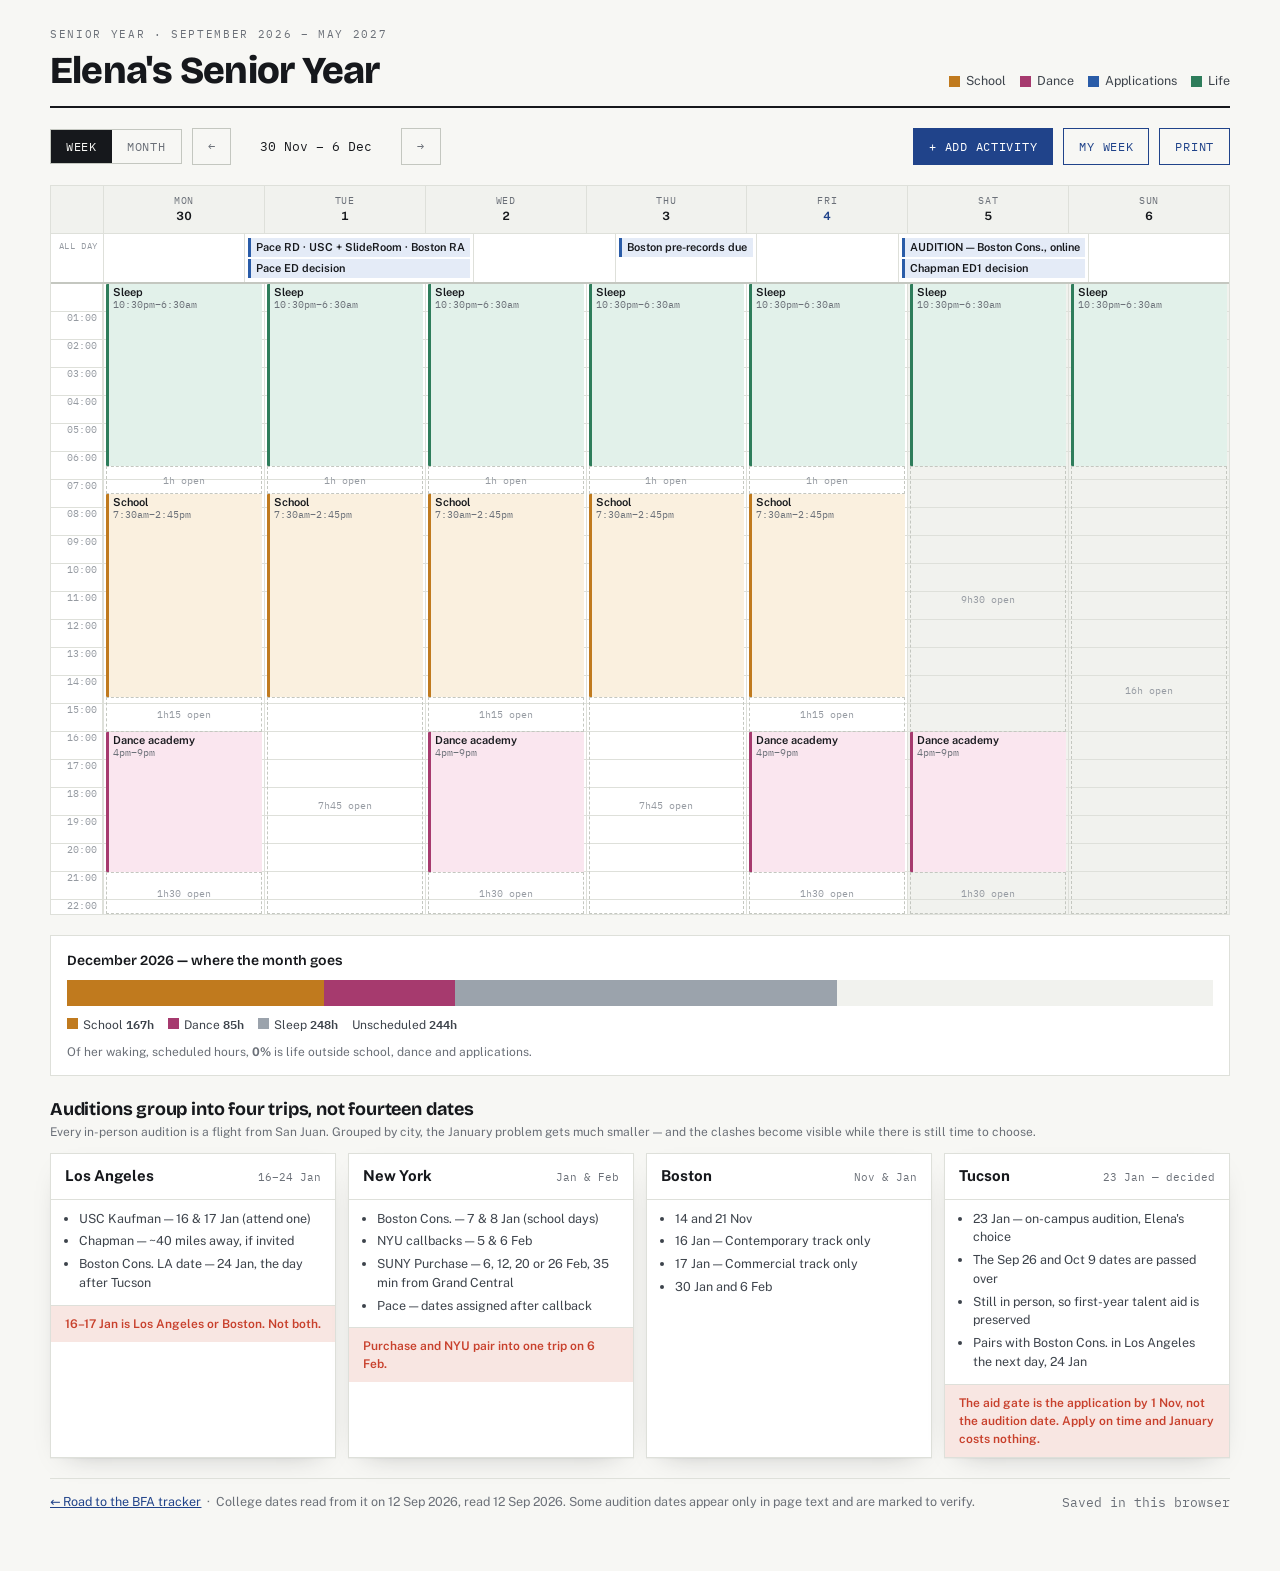
<file: senior-year.html>
<!doctype html>
<html lang="en">
<head>
<meta charset="utf-8">
<meta name="viewport" content="width=device-width,initial-scale=1">
<meta name="description" content="Elena's senior year, September 2026 to May 2027 — school, dance, college applications and life in one calendar.">
<meta name="robots" content="noindex">
<title>Elena's Senior Year</title>
<link rel="preconnect" href="https://fonts.googleapis.com">
<link rel="preconnect" href="https://fonts.gstatic.com" crossorigin>
<link rel="stylesheet" href="https://fonts.googleapis.com/css2?family=Bricolage+Grotesque:opsz,wght@12..96,600;12..96,800&family=Public+Sans:wght@400;500;600;700&family=IBM+Plex+Mono:wght@400;500;600&display=swap">

<style>
  :root{
    --paper:#F7F7F4; --card:#FFFFFF; --card-2:#F1F2EE;
    --ink:#16181C; --ink-2:#3D434B; --muted:#6B7078; --faint:#969BA2;
    --rule:#DEE0DA; --rule-2:#C4C7C0;
    --accent:#20438A; --accent-soft:#E3E9F5; --accent-ink:#183566; --on-accent:#FFFFFF;
    --urgent:#C8402C; --urgent-soft:#F8E6E2;
    --c-school:#C07A1E; --c-school-bg:#FAF0DF;
    --c-dance:#A63A6E;  --c-dance-bg:#FAE6EF;
    --c-app:#2A5CA8;    --c-app-bg:#E4EBF7;
    --c-life:#2E7D5B;   --c-life-bg:#E2F1EA;
    --c-sleep:#9BA3AC;  --c-sleep-bg:#EDEFF1;
    --shadow:0 1px 1px rgba(22,24,28,.04),0 10px 28px -18px rgba(22,24,28,.35);
  }
  @media (prefers-color-scheme:dark){
    :root:not([data-theme="light"]){
      --paper:#121417; --card:#191C21; --card-2:#21252B;
      --ink:#ECEEF0; --ink-2:#C3C8CE; --muted:#949AA2; --faint:#767C84;
      --rule:#2A2F36; --rule-2:#3A4048;
      --accent:#7FA8E8; --accent-soft:#1B2740; --accent-ink:#A9C6F2; --on-accent:#121417;
      --urgent:#E8836F; --urgent-soft:#3A211C;
      --c-school:#E0A94F; --c-school-bg:#2E2516;
      --c-dance:#D97BA5;  --c-dance-bg:#301A25;
      --c-app:#7FA8E8;    --c-app-bg:#1B2740;
      --c-life:#6FBF92;   --c-life-bg:#17301F;
      --c-sleep:#5B646E;  --c-sleep-bg:#20242A;
      --shadow:0 1px 1px rgba(0,0,0,.3),0 10px 28px -18px rgba(0,0,0,.8);
    }
  }
  :root[data-theme="dark"]{
    --paper:#121417; --card:#191C21; --card-2:#21252B;
    --ink:#ECEEF0; --ink-2:#C3C8CE; --muted:#949AA2; --faint:#767C84;
    --rule:#2A2F36; --rule-2:#3A4048;
    --accent:#7FA8E8; --accent-soft:#1B2740; --accent-ink:#A9C6F2; --on-accent:#121417;
    --urgent:#E8836F; --urgent-soft:#3A211C;
    --c-school:#E0A94F; --c-school-bg:#2E2516;
    --c-dance:#D97BA5;  --c-dance-bg:#301A25;
    --c-app:#7FA8E8;    --c-app-bg:#1B2740;
    --c-life:#6FBF92;   --c-life-bg:#17301F;
    --c-sleep:#5B646E;  --c-sleep-bg:#20242A;
    --shadow:0 1px 1px rgba(0,0,0,.3),0 10px 28px -18px rgba(0,0,0,.8);
  }

  *{box-sizing:border-box}
  [hidden]{display:none!important}
  body{
    background:var(--paper); color:var(--ink);
    font-family:"Public Sans",system-ui,-apple-system,"Segoe UI",sans-serif;
    font-size:15px; line-height:1.5; margin:0;
    padding-block:26px 60px; padding-left:18px; padding-right:18px;
    -webkit-font-smoothing:antialiased;
  }
  .wrap{max-width:1180px;margin:0 auto;display:flex;flex-direction:column;gap:20px}
  h1,h2,h3{font-family:"Bricolage Grotesque","Public Sans",sans-serif;margin:0;text-wrap:balance}
  h1{font-weight:800;font-size:clamp(26px,4.2vw,38px);line-height:1.05;letter-spacing:-.02em}
  h2{font-weight:700;font-size:18px;letter-spacing:-.01em}
  h3{font-weight:600;font-size:14px}
  .mono{font-family:"IBM Plex Mono",ui-monospace,Menlo,monospace;font-variant-numeric:tabular-nums}
  .eyebrow{font-family:"IBM Plex Mono",monospace;font-size:11px;letter-spacing:.15em;
    text-transform:uppercase;color:var(--muted)}

  /* header */
  .masthead{display:flex;flex-direction:column;gap:8px;border-bottom:2px solid var(--ink);padding-bottom:16px}
  .mrow{display:flex;justify-content:space-between;align-items:flex-end;gap:16px;flex-wrap:wrap}

  /* toolbar */
  .toolbar{display:flex;gap:10px;align-items:center;flex-wrap:wrap}
  .seg{display:flex;border:1.5px solid var(--rule-2)}
  .seg button{font-family:"IBM Plex Mono",monospace;font-size:12px;letter-spacing:.06em;
    text-transform:uppercase;padding:9px 15px;border:0;background:transparent;color:var(--muted);
    cursor:pointer}
  .seg button[aria-pressed="true"]{background:var(--ink);color:var(--paper)}
  .seg button:focus-visible{outline:2px solid var(--accent);outline-offset:-2px}
  .btn{font-family:"IBM Plex Mono",monospace;font-size:12px;letter-spacing:.06em;
    text-transform:uppercase;padding:10px 15px;border:1.5px solid var(--accent);
    background:var(--accent);color:var(--on-accent);cursor:pointer}
  .btn.ghost{background:transparent;color:var(--accent)}
  .btn.quiet{border-color:var(--rule-2);color:var(--muted);background:transparent}
  .btn:hover{opacity:.86}
  .btn:focus-visible{outline:2px solid var(--accent);outline-offset:3px}
  .btn[disabled]{opacity:.4;cursor:default}
  .spacer{flex:1}
  .navlab{font-family:"IBM Plex Mono",monospace;font-size:13px;min-width:150px;text-align:center;
    font-variant-numeric:tabular-nums}

  /* legend */
  .legend{display:flex;gap:14px;flex-wrap:wrap;align-items:center}
  .lg{display:flex;align-items:center;gap:6px;font-size:12.5px;color:var(--ink-2)}
  .sw{width:11px;height:11px;flex:none}
  .sw.school{background:var(--c-school)} .sw.dance{background:var(--c-dance)}
  .sw.app{background:var(--c-app)} .sw.life{background:var(--c-life)}
  .sw.sleep{background:var(--c-sleep)}

  /* ---------- week view ---------- */
  .weekwrap{border:1px solid var(--rule);background:var(--card);overflow:hidden}
  .weekhead{display:grid;grid-template-columns:52px repeat(7,1fr);border-bottom:1px solid var(--rule);
    background:var(--card-2)}
  .weekhead div{padding:7px 6px;text-align:center;font-size:11.5px;border-left:1px solid var(--rule)}
  .weekhead div:first-child{border-left:0}
  .weekhead .dw{display:block;font-family:"IBM Plex Mono",monospace;font-size:10px;color:var(--muted);
    text-transform:uppercase;letter-spacing:.07em}
  .weekhead .dn{font-weight:650;font-variant-numeric:tabular-nums}
  .weekhead .today .dn{color:var(--accent)}
  .allday{display:grid;grid-template-columns:52px repeat(7,1fr);border-bottom:2px solid var(--rule-2);
    background:var(--card)}
  .allday[hidden]{display:none}
  .adlab{font-family:"IBM Plex Mono",monospace;font-size:9px;color:var(--faint);
    text-transform:uppercase;letter-spacing:.07em;padding:5px 5px 0 0;text-align:right}
  .adcell{border-left:1px solid var(--rule);padding:4px 3px;display:flex;flex-direction:column;gap:2px;
    min-height:26px}
  .gridscroll{overflow:auto;max-height:70vh}
  .wgrid{display:grid;grid-template-columns:52px repeat(7,1fr);position:relative}
  .hcol{border-right:1px solid var(--rule)}
  .hr{height:28px;border-bottom:1px solid var(--rule);font-family:"IBM Plex Mono",monospace;
    font-size:9.5px;color:var(--faint);padding:1px 5px 0 0;text-align:right;line-height:1}
  .daycol{position:relative;border-left:1px solid var(--rule);min-height:672px}
  .daycol .slot{height:28px;border-bottom:1px solid var(--rule)}
  .daycol.wknd{background:var(--card-2)}
  .blk{position:absolute;left:2px;right:2px;border-left:3px solid var(--c-app);
    background:var(--c-app-bg);padding:2px 4px;overflow:hidden;font-size:11px;line-height:1.2;
    cursor:grab;touch-action:none;border-radius:1px}
  .blk .bt{font-weight:600;color:var(--ink);display:block;
    overflow:hidden;text-overflow:ellipsis;white-space:nowrap}
  .blk .bh{font-family:"IBM Plex Mono",monospace;font-size:9.5px;color:var(--muted);display:block}
  .blk.school{border-left-color:var(--c-school);background:var(--c-school-bg)}
  .blk.dance{border-left-color:var(--c-dance);background:var(--c-dance-bg)}
  .blk.app{border-left-color:var(--c-app);background:var(--c-app-bg)}
  .blk.life{border-left-color:var(--c-life);background:var(--c-life-bg)}
  .blk.pinned{cursor:default;border-left-style:double;border-left-width:5px}
  .blk.dragging{opacity:.75;cursor:grabbing;z-index:40;box-shadow:var(--shadow)}
  .blk .rz{position:absolute;left:0;right:0;bottom:0;height:7px;cursor:ns-resize}
  .blk.pinned .rz{display:none}
  .free{position:absolute;left:2px;right:2px;border:1px dashed var(--rule-2);
    color:var(--faint);font-size:10px;font-family:"IBM Plex Mono",monospace;
    display:flex;align-items:center;justify-content:center;pointer-events:none;border-radius:1px}
  .nowline{position:absolute;left:0;right:0;height:2px;background:var(--urgent);z-index:30;pointer-events:none}

  /* ---------- month view ---------- */
  .months{display:flex;gap:1px;background:var(--rule);border:1px solid var(--rule);flex-wrap:wrap}
  .months button{flex:1 0 auto;font-family:"IBM Plex Mono",monospace;font-size:11.5px;
    padding:8px 10px;border:0;background:var(--card);color:var(--muted);cursor:pointer;
    text-transform:uppercase;letter-spacing:.06em;min-width:64px}
  .months button[aria-pressed="true"]{background:var(--accent);color:var(--on-accent)}
  .months button:focus-visible{outline:2px solid var(--accent);outline-offset:-2px}
  .mgrid{display:grid;grid-template-columns:repeat(7,minmax(0,1fr));gap:1px;background:var(--rule);
    border:1px solid var(--rule)}
  .dow{background:var(--card-2);padding:7px 6px;font-family:"IBM Plex Mono",monospace;
    font-size:10px;text-transform:uppercase;letter-spacing:.08em;color:var(--muted);text-align:center}
  /* min-width:0 or the nowrap chips force the columns wider than the grid */
  .cell{background:var(--card);min-height:136px;padding:5px 6px;display:flex;flex-direction:column;
    gap:3px;min-width:0}
  .cell>*{min-width:0;max-width:100%}
  .cell.out{background:var(--card-2);opacity:.45}
  .cell.today{outline:2px solid var(--accent);outline-offset:-2px}
  .cell.drop{background:var(--accent-soft)}
  .cell .dnum{font-family:"IBM Plex Mono",monospace;font-size:12px;font-weight:600;
    font-variant-numeric:tabular-nums;color:var(--ink)}
  .cell.out .dnum{color:var(--faint)}
  .density{display:flex;gap:1px;height:7px;flex:none}
  .density i{flex:1;display:block}
  .chip{font-size:11px;line-height:1.3;padding:2.5px 5px;border-left:3px solid var(--c-app);
    background:var(--c-app-bg);color:var(--ink);overflow:hidden;text-overflow:ellipsis;
    white-space:nowrap;cursor:grab;touch-action:none}
  .chip.school{border-left-color:var(--c-school);background:var(--c-school-bg)}
  .chip.dance{border-left-color:var(--c-dance);background:var(--c-dance-bg)}
  .chip.app{border-left-color:var(--c-app);background:var(--c-app-bg)}
  .chip.life{border-left-color:var(--c-life);background:var(--c-life-bg)}
  .chip.pinned{cursor:default;font-weight:600}
  .more{font-size:10px;color:var(--faint);font-family:"IBM Plex Mono",monospace}

  /* month summary */
  .msum{border:1px solid var(--rule);background:var(--card);padding:14px 16px;
    display:flex;flex-direction:column;gap:9px}
  .msum .bar{display:flex;height:26px;background:var(--card-2);overflow:hidden}
  .msum .bar i{display:block}
  .msum .keys{display:flex;gap:14px;flex-wrap:wrap;font-size:12px;color:var(--ink-2)}
  .msum .keys b{font-family:"IBM Plex Mono",monospace;font-weight:600}

  /* trips */
  .trips{display:grid;grid-template-columns:repeat(auto-fit,minmax(240px,1fr));gap:12px}
  .trip{border:1px solid var(--rule);background:var(--card);box-shadow:var(--shadow);
    display:flex;flex-direction:column}
  .trip .th{padding:11px 14px;border-bottom:1px solid var(--rule);display:flex;
    justify-content:space-between;align-items:baseline;gap:8px}
  .trip .th .place{font-weight:700;font-size:15px}
  .trip .th .when{font-family:"IBM Plex Mono",monospace;font-size:11px;color:var(--muted)}
  .trip ul{margin:0;padding:10px 14px 12px 28px;font-size:12.5px;color:var(--ink-2);
    display:flex;flex-direction:column;gap:4px}
  .trip .fork{margin:0;padding:9px 14px;background:var(--urgent-soft);color:var(--urgent);
    font-size:12px;font-weight:600;border-top:1px solid var(--rule)}

  /* dialogs */
  dialog{border:1px solid var(--rule-2);background:var(--card);color:var(--ink);padding:0;
    box-shadow:0 20px 60px -20px rgba(0,0,0,.5);max-width:min(460px,94vw);width:100%}
  dialog::backdrop{background:rgba(10,12,14,.55)}
  .dh{padding:15px 18px;border-bottom:1px solid var(--rule);background:var(--card-2)}
  .dh h2{font-size:17px}
  .dh p{margin:3px 0 0;font-size:13px;color:var(--muted)}
  .db{padding:16px 18px;display:flex;flex-direction:column;gap:13px}
  .df{display:flex;flex-direction:column;gap:5px}
  .df label{font-family:"IBM Plex Mono",monospace;font-size:10.5px;letter-spacing:.08em;
    text-transform:uppercase;color:var(--muted)}
  .df input,.df select{font-family:inherit;font-size:14px;padding:9px 10px;
    border:1px solid var(--rule-2);background:var(--paper);color:var(--ink);width:100%}
  .df input:focus-visible,.df select:focus-visible{outline:2px solid var(--accent);outline-offset:1px}
  .row2{display:grid;grid-template-columns:1fr 1fr;gap:11px}
  .days{display:flex;gap:5px;flex-wrap:wrap}
  .days label{display:flex;align-items:center;justify-content:center;width:38px;height:34px;
    border:1px solid var(--rule-2);cursor:pointer;font-size:11.5px;
    font-family:"IBM Plex Mono",monospace;text-transform:uppercase;color:var(--muted);letter-spacing:0}
  .days input{position:absolute;width:1px;height:1px;margin:-1px;padding:0;border:0;
    overflow:hidden;clip-path:inset(50%);white-space:nowrap}
  .days label:has(input:checked){background:var(--accent);color:var(--on-accent);border-color:var(--accent)}
  .days label:has(input:focus-visible){outline:2px solid var(--accent);outline-offset:2px}
  .dz{padding:13px 18px;border-top:1px solid var(--rule);background:var(--card-2);
    display:flex;gap:9px;justify-content:flex-end;flex-wrap:wrap}
  .dz .spacer{flex:1}
  .hint{font-size:12px;color:var(--muted);margin:0}

  .toast{position:fixed;left:50%;transform:translateX(-50%);bottom:22px;z-index:99;
    background:var(--ink);color:var(--paper);padding:10px 16px;font-size:13px;
    display:flex;align-items:center;gap:14px;box-shadow:var(--shadow)}
  .toast button{background:transparent;border:1px solid currentColor;color:inherit;
    font-family:"IBM Plex Mono",monospace;font-size:11px;text-transform:uppercase;
    letter-spacing:.06em;padding:4px 9px;cursor:pointer}
  .toast[hidden]{display:none}

  footer{border-top:1px solid var(--rule);padding-top:14px;color:var(--muted);font-size:12.5px;
    display:flex;justify-content:space-between;gap:14px;flex-wrap:wrap}
  footer a{color:var(--accent)}

  @media (max-width:820px){
    .gridscroll{max-height:none}
    .cell{min-height:112px}
  }
  @media (max-width:560px){
    body{padding-left:12px;padding-right:12px}
    .navlab{min-width:0;flex:1}
    .cell{min-height:96px;padding:3px}
    .cell .chip{font-size:9.5px;padding:2px 3px;border-left-width:2px}
    .row2{grid-template-columns:1fr}
  }
  @media (prefers-reduced-motion:reduce){*{transition:none!important;animation:none!important}}
</style>

</head>
<body>
<div class="wrap">

  <header class="masthead">
    <span class="eyebrow">Senior year &middot; <span id="spanNote">—</span></span>
    <div class="mrow">
      <h1>Elena's Senior Year</h1>
      <div class="legend">
        <span class="lg"><i class="sw school"></i>School</span>
        <span class="lg"><i class="sw dance"></i>Dance</span>
        <span class="lg"><i class="sw app"></i>Applications</span>
        <span class="lg"><i class="sw life"></i>Life</span>
      </div>
    </div>
  </header>

  <div class="toolbar">
    <div class="seg" role="group" aria-label="View">
      <button id="vWeek" aria-pressed="true">Week</button>
      <button id="vMonth" aria-pressed="false">Month</button>
    </div>
    <button class="btn quiet" id="navPrev" aria-label="Previous">&larr;</button>
    <span class="navlab" id="navLabel">—</span>
    <button class="btn quiet" id="navNext" aria-label="Next">&rarr;</button>
    <div class="spacer"></div>
    <button class="btn" id="addBtn">+ Add activity</button>
    <button class="btn ghost" id="setupBtn">My week</button>
    <button class="btn ghost" id="printBtn">Print</button>
  </div>

  <div class="months" id="monthTabs" hidden></div>

  <div id="weekView">
    <div class="weekwrap">
      <div class="weekhead" id="weekHead"></div>
      <div class="allday" id="allDayRow" hidden></div>
      <div class="gridscroll"><div class="wgrid" id="weekGrid"></div></div>
    </div>
  </div>

  <div id="monthView" hidden>
    <div class="mgrid" id="monthGrid"></div>
  </div>

  <div class="msum" id="msum"></div>

  <section id="tripSec" style="display:flex;flex-direction:column;gap:12px">
    <div>
      <h2>Auditions group into four trips, not fourteen dates</h2>
      <p class="hint">Every in-person audition is a flight from San Juan. Grouped by city, the
        January problem gets much smaller &mdash; and the clashes become visible while there is
        still time to choose.</p>
    </div>
    <div class="trips" id="trips"></div>
  </section>

  <footer>
    <span><a href="./">&larr; Road to the BFA tracker</a> &nbsp;·&nbsp; College dates read from it on 12 Sep 2026,
      read 12 Sep 2026. Some audition dates appear only in page text and are marked to verify.</span>
    <span class="mono" id="savenote">—</span>
  </footer>
</div>

<!-- add / edit activity -->
<dialog id="actDlg">
  <form method="dialog" id="actForm">
    <div class="dh"><h2 id="actTitle">Add activity</h2>
      <p>Anything that takes time &mdash; a class, a rehearsal, an essay block, dinner with friends.</p></div>
    <div class="db">
      <div class="df"><label for="fCat">Category</label>
        <select id="fCat">
          <option value="school">School — classes, homework, exams</option>
          <option value="dance">Dance — class, rehearsal, competition</option>
          <option value="app">University applications</option>
          <option value="life">Life — sleep, friends, family, workouts</option>
        </select></div>
      <div class="df"><label for="fTitle">What is it</label>
        <input id="fTitle" type="text" placeholder="Chapman solo filming" maxlength="70"></div>
      <div class="df"><label for="fDate">Date</label><input id="fDate" type="date"></div>
      <div class="df"><label>Repeat on these days <span style="text-transform:none;letter-spacing:0">(leave blank for a one-off)</span></label>
        <div class="days" id="fDays"></div></div>
      <div class="df" id="untilWrap" hidden><label for="fUntil">Repeat until</label>
        <input id="fUntil" type="date"></div>
      <div class="row2">
        <div class="df"><label for="fStart">Starts</label><input id="fStart" type="time" value="16:00"></div>
        <div class="df"><label for="fEnd">Ends</label><input id="fEnd" type="time" value="17:00"></div>
      </div>
      <p class="hint" id="actHint"></p>
    </div>
    <div class="dz">
      <button class="btn quiet" type="button" id="actDelete" hidden>Delete</button>
      <span class="spacer"></span>
      <button class="btn quiet" type="button" id="actCancel">Cancel</button>
      <button class="btn" type="button" id="actSave">Save</button>
    </div>
  </form>
</dialog>

<!-- setup -->
<dialog id="setupDlg">
  <form method="dialog">
    <div class="dh"><h2>Your normal week</h2>
      <p>Four answers, then this paints across all eight months. Change any of it later.</p></div>
    <div class="db">
      <div class="df"><label>School days</label><div class="days" id="sSchoolDays"></div></div>
      <div class="row2">
        <div class="df"><label for="sSchoolStart">School starts</label><input id="sSchoolStart" type="time" value="07:30"></div>
        <div class="df"><label for="sSchoolEnd">School ends</label><input id="sSchoolEnd" type="time" value="14:45"></div>
      </div>
      <div class="df"><label>Dance days</label><div class="days" id="sDanceDays"></div></div>
      <div class="row2">
        <div class="df"><label for="sDanceStart">Dance starts</label><input id="sDanceStart" type="time" value="16:00"></div>
        <div class="df"><label for="sDanceEnd">Dance ends</label><input id="sDanceEnd" type="time" value="21:00"></div>
      </div>
      <div class="row2">
        <div class="df"><label for="sSleepStart">Bedtime</label><input id="sSleepStart" type="time" value="22:30"></div>
        <div class="df"><label for="sSleepEnd">Wake up</label><input id="sSleepEnd" type="time" value="06:30"></div>
      </div>
      <p class="hint">Sleep is drawn like everything else. A third of the day is real and it should look real.</p>
    </div>
    <div class="dz">
      <span class="spacer"></span>
      <button class="btn quiet" type="button" id="setupCancel">Cancel</button>
      <button class="btn" type="button" id="setupSave">Paint my year</button>
    </div>
  </form>
</dialog>

<!-- print -->
<dialog id="printDlg">
  <form method="dialog">
    <div class="dh"><h2>Print</h2><p>Vector files, real inches, ready for any print shop.</p></div>
    <div class="db">
      <div class="df"><label for="pWhat">What to print</label>
        <select id="pWhat">
          <option value="month">This month</option>
          <option value="year">All eight months on one sheet</option>
        </select></div>
      <div class="df"><label for="pSize">Paper size</label>
        <select id="pSize">
          <option value="8.5x11">8.5 &times; 11 in — print at home</option>
          <option value="11x17">11 &times; 17 in — desk copy</option>
          <option value="24x36" selected>24 &times; 36 in — the wall</option>
        </select></div>
      <p class="hint" id="printMsg">The wall sheet works best with all nine months.</p>
      <hr style="border:0;border-top:1px solid var(--rule);margin:2px 0">
      <div class="df"><label>Move this calendar to another device</label>
        <p class="hint" style="margin:0">Your entries are saved in this browser only. Export a file
          here, then import it on your phone or laptop to carry everything across.</p></div>
      <div class="btnrow" style="display:flex;gap:9px;flex-wrap:wrap">
        <button class="btn quiet" type="button" id="expBtn">Export</button>
        <button class="btn quiet" type="button" id="impBtn">Import</button>
        <input type="file" id="impFile" accept="application/json,.json" hidden>
      </div>
    </div>
    <div class="dz"><span class="spacer"></span>
      <button class="btn quiet" type="button" id="printCancel">Close</button>
      <button class="btn" type="button" id="printGo">Download</button></div>
  </form>
</dialog>

<div class="toast" id="toast" hidden>
  <span id="toastMsg"></span>
  <button type="button" id="toastUndo">Undo</button>
</div>

<script>
(function(){
  "use strict";

  var CATS = {school:"School", dance:"Dance", app:"Applications", life:"Life"};
  var DOW = ["Mon","Tue","Wed","Thu","Fri","Sat","Sun"];
  var MON = ["January","February","March","April","May","June","July","August","September","October","November","December"];
  var MON3 = ["Jan","Feb","Mar","Apr","May","Jun","Jul","Aug","Sep","Oct","Nov","Dec"];
  var RANGE_START = "2026-09-01", RANGE_END = "2027-05-31";
  // derived from the range, never hand-written — the two used to drift apart
  var MAXCHIP = 5;
  // tolerate calendars saved before sleep carried its own flag
  function isSleep(it){
    var a = it && it.ref;
    return !!(a && (a.sleep || (a.fromSetup && a.title==="Sleep")));
  }

  var MONTHS = (function(){
    var a=RANGE_START.split("-"), b=RANGE_END.split("-"), out=[];
    var y=+a[0], m=+a[1]-1, ey=+b[0], em=+b[1]-1;
    while(y<ey || (y===ey && m<=em)){ out.push([y,m]); m++; if(m===12){m=0;y++;} }
    return out;
  })();

  /* ---------- college dates (baked in; v = verify, from page text) ---------- */
  var FIXED = [
    ["2026-09-15","Common App account + main essay",0],
    ["2026-09-26","AUDITION — Arizona, Tucson",0],
    ["2026-10-02","Arizona showcase registration closes",0],
    ["2026-10-09","AUDITION — Arizona, Tucson",0],
    ["2026-11-01","SEVEN applications due",0],
    ["2026-11-02","NYU prescreen, 10:00 AST",0],
    ["2026-11-15","Pace Early Action (non-binding)",0],
    ["2026-11-06","Chapman supplement + 500-word Goal Statement",0],
    ["2026-11-13","NYU ED1 callback",1],
    ["2026-11-14","AUDITION — Boston Cons., Boston",0],
    ["2026-11-15","FAFSA + Chapman & Pace aid",0],
    ["2026-11-21","AUDITION — Boston Cons., Boston",1],
    ["2026-12-01","Pace RD · USC + SlideRoom · Boston RA",0],
    ["2026-12-01","Pace ED decision",0],
    ["2026-12-03","Boston pre-records due",0],
    ["2026-12-05","AUDITION — Boston Cons., online",0],
    ["2026-12-05","Chapman ED1 decision",0],
    ["2026-12-15","Decisions: Chapman · LMU ×2 · NYU · Pace EA",0],
    ["2026-12-18","USC audition invitations issued",0],
    ["2027-01-01","NYU ED2 application",0],
    ["2027-01-03","Pace final prescreen",0],
    ["2027-01-03","AUDITION — Boston Cons., Atlanta",1],
    ["2027-01-04","NYU ED2 prescreen, 10:00 AST",0],
    ["2027-01-05","NYU RD application",0],
    ["2027-01-05","AUDITION — Boston Cons., Chicago",1],
    ["2027-01-07","AUDITION — Boston Cons., New York",1],
    ["2027-01-08","AUDITION — Boston Cons., New York",1],
    ["2027-01-08","LMU ED2 application",0],
    ["2027-01-15","Chapman ED2 + RD · LMU RD",0],
    ["2027-01-15","Arizona EA decision",0],
    ["2027-01-16","AUDITION — USC Kaufman, Los Angeles",0],
    ["2027-01-16","AUDITION — Boston Cons., Boston (Contemporary)",1],
    ["2027-01-17","AUDITION — USC Kaufman, Los Angeles day 2",1],
    ["2027-01-17","AUDITION — Boston Cons., Boston (Commercial)",1],
    ["2027-01-18","NYU RD prescreen, 10:00 AST",0],
    ["2027-01-19","AUDITION — NYU ED2 callback",1],
    ["2027-01-20","Chapman supplement · Boston EA audition cutoff",0],
    ["2027-01-23","AUDITION — Arizona, Tucson",0],
    ["2027-01-24","AUDITION — Boston Cons., Los Angeles",1],
    ["2027-01-30","AUDITION — Boston Cons., Boston",1],
    ["2027-01-30","AUDITION — NYU RD callback, Chicago/LA",1],
    ["2027-01-31","Boston EA decisions · Chapman ED2 decision",0],
    ["2027-02-01","SUNY Purchase application · LMU FAFSA",0],
    ["2027-02-05","AUDITION — NYU callback, New York",1],
    ["2027-02-06","AUDITION — NYU callback, New York",1],
    ["2027-02-06","AUDITION — SUNY Purchase",0],
    ["2027-02-06","AUDITION — Boston Cons., Boston",1],
    ["2027-02-08","Purchase portfolio — NOTE: after its first audition",0],
    ["2027-02-12","AUDITION — SUNY Purchase",1],
    ["2027-02-13","AUDITION — Boston Cons., online (RA only)",1],
    ["2027-02-15","LMU ED2 decision",0],
    ["2027-02-20","AUDITION — SUNY Purchase",1],
    ["2027-02-26","AUDITION — SUNY Purchase",1],
    ["2027-03-01","Boston FAFSA · Fordham decision · LMU RD decision",0],
    ["2027-03-15","Chapman RD decision",0],
    ["2027-03-31","Pace decision",0],
    ["2027-04-01","Arizona video deadline · Boston, NYU, Purchase decisions",0],
    ["2027-05-01","Deposits due — reply date",0]
  ];

  var TRIPS = [
    {place:"Los Angeles", when:"16–24 Jan", items:[
      "USC Kaufman — 16 & 17 Jan (attend one)",
      "Chapman — ~40 miles away, if invited",
      "Boston Cons. LA date — 24 Jan, the day after Tucson"],
      fork:"16–17 Jan is Los Angeles or Boston. Not both."},
    {place:"New York", when:"Jan & Feb", items:[
      "Boston Cons. — 7 & 8 Jan (school days)",
      "NYU callbacks — 5 & 6 Feb",
      "SUNY Purchase — 6, 12, 20 or 26 Feb, 35 min from Grand Central",
      "Pace — dates assigned after callback"],
      fork:"Purchase and NYU pair into one trip on 6 Feb."},
    {place:"Boston", when:"Nov & Jan", items:[
      "14 and 21 Nov",
      "16 Jan — Contemporary track only",
      "17 Jan — Commercial track only",
      "30 Jan and 6 Feb"], fork:""},
    {place:"Tucson", when:"23 Jan — decided", items:[
      "23 Jan — on-campus audition, Elena's choice",
      "The Sep 26 and Oct 9 dates are passed over",
      "Still in person, so first-year talent aid is preserved",
      "Pairs with Boston Cons. in Los Angeles the next day, 24 Jan"],
      fork:"The aid gate is the application by 1 Nov, not the audition date. Apply on time and January costs nothing."}
  ];

  /* ---------- date helpers ---------- */
  function dparse(s){var p=s.split("-");return new Date(+p[0],+p[1]-1,+p[2]);}
  function dkey(d){var m=d.getMonth()+1,x=d.getDate();
    return d.getFullYear()+"-"+(m<10?"0":"")+m+"-"+(x<10?"0":"")+x;}
  function addDays(d,n){var x=new Date(d.getTime());x.setDate(x.getDate()+n);return x;}
  function monday(d){var x=new Date(d.getTime());var w=(x.getDay()+6)%7;return addDays(x,-w);}
  function today(){var n=new Date();return new Date(n.getFullYear(),n.getMonth(),n.getDate());}
  function mins(t){var p=String(t||"0:00").split(":");return (+p[0])*60+(+p[1]||0);}
  function hhmm(m){m=((m%1440)+1440)%1440;var h=Math.floor(m/60),x=m%60;
    return (h<10?"0":"")+h+":"+(x<10?"0":"")+x;}
  function pretty(m){m=((m%1440)+1440)%1440;var h=Math.floor(m/60),x=m%60;var ap=h<12?"am":"pm";
    var hh=h%12; if(hh===0) hh=12; return hh+(x?":"+(x<10?"0":"")+x:"")+ap;}
  // Only ever used to pick a sensible DEFAULT. Never to rewrite something she typed —
  // silently moving her date to 1 Oct is exactly the bug this replaced.
  function clampDate(s){ if(s<RANGE_START) return RANGE_START; if(s>RANGE_END) return RANGE_END; return s; }
  function inRange(s){ return !!s && s>=RANGE_START && s<=RANGE_END; }
  function spanLabel(){
    var a=dparse(RANGE_START), b=dparse(RANGE_END);
    return MON[a.getMonth()]+" "+a.getFullYear()+" – "+MON[b.getMonth()]+" "+b.getFullYear();
  }
  function esc(s){return String(s).replace(/[&<>"]/g,function(c){
    return {"&":"&amp;","<":"&lt;",">":"&gt;",'"':"&quot;"}[c];});}

  /* ---------- state ---------- */
  var STATE = { setup:null, acts:[], seq:1 };
  var view = "week";
  var cursor = null;      // Monday of shown week
  var monthIdx = 0;
  var dbDoc = null;
  var LS = "elena_senior_cal_v1";
  var undoStack = [];

  function snapshot(){ return JSON.stringify({setup:STATE.setup, acts:STATE.acts, seq:STATE.seq}); }
  function restore(json){ var o=JSON.parse(json); STATE.setup=o.setup; STATE.acts=o.acts; STATE.seq=o.seq; }

  function persist(){
    try{ localStorage.setItem(LS, snapshot()); }catch(e){}
    if(dbDoc){ dbDoc.set({state:snapshot(), updated:new Date().toISOString()}).catch(function(){}); }
  }
  function pushUndo(label){
    undoStack.push({json:snapshot(), label:label});
    if(undoStack.length>25) undoStack.shift();
    showToast(label);
  }
  var toastTimer=null;
  function showToast(label){
    var t=document.getElementById("toast");
    document.getElementById("toastMsg").textContent=label;
    t.hidden=false;
    clearTimeout(toastTimer);
    toastTimer=setTimeout(function(){t.hidden=true;},6000);
  }
  document.getElementById("toastUndo").addEventListener("click",function(){
    var u=undoStack.pop(); if(!u) return;
    restore(u.json); persist(); render();
    document.getElementById("toast").hidden=true;
  });

  /* ---------- activity model ----------
     act = {id, cat, title, date, days[], start, end, until, pinned, allDay, verify}
     recurring if days.length; occurrence overrides live in act.ov[dateKey] = {start,end,date}
  */
  function newId(){ return "a"+(STATE.seq++); }

  function seedFixed(){
    // pinned college dates are derived, not stored — rebuilt every render
    return FIXED.map(function(f,i){
      return {id:"f"+i, cat:"app", title:f[1], date:f[0], days:[], start:null, end:null,
              allDay:true, pinned:true, verify:!!f[2]};
    });
  }
  var FIXED_ACTS = seedFixed();

  function applySetup(s){
    // remove previous setup-generated activities
    STATE.acts = STATE.acts.filter(function(a){ return !a.fromSetup; });
    function add(cat,title,days,st,en){
      if(!days.length) return;
      STATE.acts.push({id:newId(),cat:cat,title:title,date:RANGE_START,days:days.slice(),
        start:st,end:en,until:RANGE_END,fromSetup:true,ov:{}});
    }
    add("school","School",s.schoolDays,s.schoolStart,s.schoolEnd);
    add("dance","Dance academy",s.danceDays,s.danceStart,s.danceEnd);
    add("life","Sleep",[0,1,2,3,4,5,6],s.sleepStart,s.sleepEnd);
    STATE.acts.forEach(function(a){ if(a.fromSetup && a.title==="Sleep") a.sleep=true; });
    STATE.setup = s;
  }

  // all occurrences on a given date, as {act, id, cat, title, s, e, pinned, allDay, key}
  function dayItems(dateStr){
    var d = dparse(dateStr), wd = (d.getDay()+6)%7, out = [];
    FIXED_ACTS.forEach(function(a){
      if(a.date===dateStr) out.push({ref:a,key:a.id+"@"+dateStr,cat:a.cat,title:a.title,
        s:null,e:null,allDay:true,pinned:true,verify:a.verify});
    });
    STATE.acts.forEach(function(a){
      var hit=false;
      if(a.days && a.days.length){
        if(a.days.indexOf(wd)>=0 && dateStr>=a.date && dateStr<=(a.until||RANGE_END)) hit=true;
        if(a.skip && a.skip[dateStr]) hit=false;
      } else if(a.date===dateStr) hit=true;
      if(!hit) return;
      var ov = (a.ov&&a.ov[dateStr]) || null;
      var s = ov&&ov.start!=null ? ov.start : a.start;
      var e = ov&&ov.end!=null ? ov.end : a.end;
      out.push({ref:a,key:a.id+"@"+dateStr,cat:a.cat,title:a.title,
        s:s,e:e,allDay:a.allDay||s==null,pinned:false});
    });
    return out;
  }

  // split a block into visible segments within one day (handles overnight sleep)
  function segments(s,e){
    var a=mins(s), b=mins(e);
    if(b>a) return [[a,b]];
    return [[a,1440],[0,b]];  // wraps midnight: tail tonight + head this morning
  }

  /* ---------- week view ---------- */
  var HOUR_H = 28;

  function renderWeek(){
    var head=document.getElementById("weekHead"), grid=document.getElementById("weekGrid");
    var t=dkey(today());
    var h='<div></div>';
    for(var i=0;i<7;i++){
      var d=addDays(cursor,i), k=dkey(d);
      h+='<div class="'+(k===t?"today":"")+'"><span class="dw">'+DOW[i]+'</span>'
        +'<span class="dn">'+d.getDate()+'</span></div>';
    }
    head.innerHTML=h;

    // all-day band: deadlines and decisions have no hours, so they get their own row
    var anyAllDay=false, ad='<div class="adlab">all day</div>';
    for(var i=0;i<7;i++){
      var d=addDays(cursor,i), k=dkey(d);
      var inR = k>=RANGE_START && k<=RANGE_END;
      ad+='<div class="adcell" data-date="'+k+'">';
      if(inR){
        dayItems(k).filter(function(x){return x.allDay;}).forEach(function(it){
          anyAllDay=true;
          ad+='<span class="chip '+it.cat+(it.pinned?' pinned':'')+'"'
            +(it.pinned?'':' data-key="'+it.key+'"')
            +' title="'+esc(it.title)+(it.verify?" (verify this date)":"")+'">'
            +esc(it.title)+(it.verify?" ·?":"")+'</span>';
        });
      }
      ad+='</div>';
    }
    var adEl=document.getElementById("allDayRow");
    adEl.innerHTML=ad;
    adEl.hidden=!anyAllDay;

    var g='<div class="hcol">';
    for(var hr=0;hr<24;hr++){
      g+='<div class="hr">'+(hr===0?"":(hr<10?"0":"")+hr+":00")+'</div>';
    }
    g+='</div>';

    for(var i=0;i<7;i++){
      var d=addDays(cursor,i), k=dkey(d);
      var inRange = k>=RANGE_START && k<=RANGE_END;
      g+='<div class="daycol'+(i>=5?" wknd":"")+'" data-date="'+k+'">';
      for(var hr=0;hr<24;hr++) g+='<div class="slot"></div>';
      if(inRange){
        var items=dayItems(k);
        // timed blocks
        var busy=[];
        items.forEach(function(it){
          if(it.allDay||it.s==null) return;
          segments(it.s,it.e).forEach(function(sg,si){
            var top=sg[0]/60*HOUR_H, hgt=Math.max(14,(sg[1]-sg[0])/60*HOUR_H);
            busy.push(sg);
            g+='<div class="blk '+it.cat+'" data-key="'+it.key+'" data-seg="'+si+'" '
              +'style="top:'+top.toFixed(1)+'px;height:'+hgt.toFixed(1)+'px">'
              +'<span class="bt">'+esc(it.title)+'</span>'
              +(hgt>28?'<span class="bh">'+pretty(mins(it.s))+'–'+pretty(mins(it.e))+'</span>':'')
              +'<span class="rz"></span></div>';
          });
        });
        // free gaps drawn as visible space
        busy.sort(function(a,b){return a[0]-b[0];});
        var merged=[];
        busy.forEach(function(b){
          if(merged.length && b[0]<=merged[merged.length-1][1]) {
            merged[merged.length-1][1]=Math.max(merged[merged.length-1][1],b[1]);
          } else merged.push([b[0],b[1]]);
        });
        var prev=0;
        merged.forEach(function(b){
          if(b[0]-prev>=45) g+=freeBlock(prev,b[0]);
          prev=Math.max(prev,b[1]);
        });
        if(1440-prev>=45) g+=freeBlock(prev,1440);
      }
      g+='</div>';
    }
    grid.innerHTML=g;
  }
  function freeBlock(a,b){
    var top=a/60*HOUR_H, hgt=(b-a)/60*HOUR_H;
    var len=b-a, lab = hgt>26 ? (Math.floor(len/60)+"h"+(len%60?String(len%60):"")+" open") : "";
    return '<div class="free" style="top:'+top.toFixed(1)+'px;height:'+hgt.toFixed(1)+'px">'+lab+'</div>';
  }

  /* ---------- month view ---------- */
  function renderMonth(){
    var y=MONTHS[monthIdx][0], m=MONTHS[monthIdx][1];
    var first=new Date(y,m,1), start=monday(first);
    var t=dkey(today());
    var h="";
    DOW.forEach(function(d){h+='<div class="dow">'+d+'</div>';});
    var cur=start;
    for(var w=0; w<6; w++){
      for(var i=0;i<7;i++){
        var k=dkey(cur), out = cur.getMonth()!==m;
        var items = (k>=RANGE_START&&k<=RANGE_END) ? dayItems(k) : [];
        // Sleep happens every night: as a chip it is pure noise, and counted as "Life"
        // it makes every day look green and balanced. Both views use waking hours.
        var awake = items.filter(function(x){ return !isSleep(x); });
        var byCat={school:0,dance:0,app:0,life:0};
        awake.forEach(function(it){
          if(it.s!=null&&!it.allDay){var d=mins(it.e)-mins(it.s); if(d<0)d+=1440; byCat[it.cat]+=d;}
        });
        var tot=byCat.school+byCat.dance+byCat.app+byCat.life;
        h+='<div class="cell'+(out?" out":"")+(k===t?" today":"")+'" data-date="'+k+'">';
        h+='<span class="dnum">'+cur.getDate()+'</span>';
        if(tot>0){
          h+='<span class="density" title="How this day splits while she is awake">';
          ["school","dance","app","life"].forEach(function(c){
            if(byCat[c]>0) h+='<i style="flex:'+byCat[c]+';background:var(--c-'+c+')"></i>';
          });
          h+='</span>';
        }
        // what she cannot move first, then her own one-offs, then the standing week
        awake.slice().sort(function(a,b){
          var ra=a.pinned?0:((a.ref&&a.ref.days&&a.ref.days.length)?2:1);
          var rb=b.pinned?0:((b.ref&&b.ref.days&&b.ref.days.length)?2:1);
          if(ra!==rb) return ra-rb;
          return (a.s==null?0:mins(a.s))-(b.s==null?0:mins(b.s));
        }).slice(0,MAXCHIP).forEach(function(it){
          h+='<span class="chip '+it.cat+(it.pinned?" pinned":"")+'"'
            +(it.pinned?"":' data-key="'+it.key+'"')
            +' title="'+esc(it.title)+'">'+esc(it.title)+'</span>';
        });
        if(awake.length>MAXCHIP) h+='<span class="more">+'+(awake.length-MAXCHIP)+' more</span>';
        h+='</div>';
        cur=addDays(cur,1);
      }
      if(cur.getMonth()!==m && cur.getDate()>7) break;
    }
    document.getElementById("monthGrid").innerHTML=h;
  }

  /* ---------- month summary ---------- */
  function renderSummary(){
    var y,m;
    if(view==="month"){ y=MONTHS[monthIdx][0]; m=MONTHS[monthIdx][1]; }
    else { var mid=addDays(cursor,3); y=mid.getFullYear(); m=mid.getMonth(); }
    var d=new Date(y,m,1), tot={school:0,dance:0,app:0,life:0,sleep:0}, days=0;
    while(d.getMonth()===m){
      var k=dkey(d);
      if(k>=RANGE_START&&k<=RANGE_END){
        days++;
        dayItems(k).forEach(function(it){
          if(it.s!=null&&!it.allDay){
            var x=mins(it.e)-mins(it.s); if(x<0)x+=1440;
            if(isSleep(it)) tot.sleep+=x; else tot[it.cat]+=x;
          }
        });
      }
      d=addDays(d,1);
    }
    var all=days*1440;
    var used=tot.school+tot.dance+tot.app+tot.life+tot.sleep;
    var open=Math.max(0,all-used);
    var el=document.getElementById("msum");
    if(!days||!used){
      el.innerHTML='<h3>'+MON[m]+' '+y+'</h3><p class="hint">Add your week and this fills in — '
        +'it shows where the month actually goes.</p>';
      return;
    }
    function pc(v){ return (v/all*100); }
    var order=["school","dance","app","life","sleep"];
    var bar='<span class="bar">';
    order.forEach(function(c){
      if(tot[c]>0) bar+='<i style="width:'+pc(tot[c]).toFixed(2)+'%;background:var(--c-'+c+')" title="'+(CATS[c]||"Sleep")+'"></i>';
    });
    bar+='<i style="width:'+pc(open).toFixed(2)+'%;background:transparent"></i></span>';
    var keys='<span class="keys">';
    order.forEach(function(c){
      if(tot[c]>0) keys+='<span><i class="sw '+c+'" style="display:inline-block;margin-right:5px"></i>'
        +(CATS[c]||"Sleep")+' <b>'+Math.round(tot[c]/60)+'h</b></span>';
    });
    keys+='<span>Unscheduled <b>'+Math.round(open/60)+'h</b></span></span>';
    // sleep is broken out so "Life" means an actual life, not eight hours of being unconscious
    var awakeTot=tot.school+tot.dance+tot.app+tot.life;
    var lifeShare=awakeTot? Math.round(tot.life/awakeTot*100) : 0;
    el.innerHTML='<h3>'+MON[m]+' '+y+' — where the month goes</h3>'+bar+keys
      +'<p class="hint" style="margin:0">Of her waking, scheduled hours, <b>'+lifeShare
      +'%</b> is life outside school, dance and applications.</p>';
  }

  function renderTrips(){
    document.getElementById("trips").innerHTML = TRIPS.map(function(t){
      return '<article class="trip"><div class="th"><span class="place">'+esc(t.place)+'</span>'
        +'<span class="when">'+esc(t.when)+'</span></div>'
        +'<ul>'+t.items.map(function(i){return "<li>"+esc(i)+"</li>";}).join("")+'</ul>'
        +(t.fork?'<p class="fork">'+esc(t.fork)+'</p>':'')+'</article>';
    }).join("");
  }

  /* ---------- nav ---------- */
  function renderNav(){
    var lab=document.getElementById("navLabel");
    if(view==="week"){
      var end=addDays(cursor,6);
      lab.textContent = cursor.getDate()+" "+MON3[cursor.getMonth()]+" – "+end.getDate()+" "+MON3[end.getMonth()];
    } else {
      lab.textContent = MON[MONTHS[monthIdx][1]]+" "+MONTHS[monthIdx][0];
    }
    document.getElementById("monthTabs").hidden = view!=="month";
  }
  function buildTabs(){
    document.getElementById("monthTabs").innerHTML = MONTHS.map(function(mm,i){
      return '<button type="button" data-mi="'+i+'" aria-pressed="'+(i===monthIdx)+'">'+MON3[mm[1]]+'</button>';
    }).join("");
  }
  // only flip the pressed state — rebuilding the buttons would drop keyboard focus
  function renderTabs(){
    [].forEach.call(document.querySelectorAll("#monthTabs button"), function(b){
      b.setAttribute("aria-pressed", (+b.getAttribute("data-mi"))===monthIdx);
    });
  }

  function render(){
    document.getElementById("weekView").hidden = view!=="week";
    document.getElementById("monthView").hidden = view!=="month";
    document.getElementById("vWeek").setAttribute("aria-pressed", view==="week");
    document.getElementById("vMonth").setAttribute("aria-pressed", view==="month");
    if(view==="week") renderWeek(); else { renderTabs(); renderMonth(); }
    renderNav(); renderSummary();
  }

  /* ---------- drag & drop: week ---------- */
  var drag=null;
  document.getElementById("weekGrid").addEventListener("pointerdown", function(e){
    var blk=e.target.closest(".blk"); if(!blk) return;
    if(blk.classList.contains("pinned")) return;
    var key=blk.getAttribute("data-key"); if(!key) return;
    var resize = e.target.classList.contains("rz");
    var grid=this, cols=[].slice.call(grid.querySelectorAll(".daycol"));
    var rect=blk.getBoundingClientRect();
    drag={key:key, el:blk, resize:resize, cols:cols,
          grabY:e.clientY-rect.top, h:rect.height, moved:false};
    blk.setPointerCapture(e.pointerId);
    blk.classList.add("dragging");
    e.preventDefault();
  });
  document.getElementById("weekGrid").addEventListener("pointermove", function(e){
    if(!drag) return;
    drag.moved=true;
    var col=null;
    drag.cols.forEach(function(c){
      var r=c.getBoundingClientRect();
      if(e.clientX>=r.left && e.clientX<=r.right) col=c;
    });
    if(!col) col = drag.el.parentElement;
    var r=col.getBoundingClientRect();
    if(drag.resize){
      var bottom=e.clientY-r.top;
      var topPx=parseFloat(drag.el.style.top)||0;
      var h=Math.max(14, snap(bottom-topPx));
      drag.el.style.height=h+"px";
    } else {
      var top=snap(e.clientY-r.top-drag.grabY);
      top=Math.max(0,Math.min(24*HOUR_H-drag.h, top));
      drag.el.style.top=top+"px";
      if(col!==drag.el.parentElement){ col.appendChild(drag.el); }
    }
  });
  function snap(px){ var m=px/HOUR_H*60; return Math.round(m/15)*15/60*HOUR_H; }

  document.getElementById("weekGrid").addEventListener("pointerup", function(e){
    if(!drag) return;
    var d=drag; drag=null;
    d.el.classList.remove("dragging");
    if(!d.moved){ openEdit(d.key); return; }
    var col=d.el.closest(".daycol");
    var newDate=col?col.getAttribute("data-date"):null;
    var top=parseFloat(d.el.style.top)||0, h=parseFloat(d.el.style.height)||28;
    var sm=Math.round(top/HOUR_H*60), em=Math.round((top+h)/HOUR_H*60);
    commitMove(d.key, newDate, sm, em, d.resize);
  });

  function commitMove(key,newDate,sm,em,wasResize){
    var parts=key.split("@"), id=parts[0], onDate=parts[1];
    var act=STATE.acts.filter(function(a){return a.id===id;})[0];
    if(!act){ render(); return; }
    pushUndo(wasResize ? "Resized “"+act.title+"”" : "Moved “"+act.title+"”");
    if(act.days && act.days.length){
      // move just this occurrence
      act.ov = act.ov||{};
      act.ov[onDate] = {start:hhmm(sm), end:hhmm(em)};
      if(newDate && newDate!==onDate){
        act.skip=act.skip||{}; act.skip[onDate]=1; delete act.ov[onDate];
        STATE.acts.push({id:newId(),cat:act.cat,title:act.title,date:newDate,days:[],
          start:hhmm(sm),end:hhmm(em),ov:{}});
      }
    } else {
      act.start=hhmm(sm); act.end=hhmm(em);
      if(newDate) act.date=newDate;
    }
    persist(); render();
  }

  /* ---------- drag: month ---------- */
  var mdrag=null;
  document.getElementById("monthGrid").addEventListener("pointerdown", function(e){
    var chip=e.target.closest(".chip"); if(!chip||chip.classList.contains("pinned")) return;
    var key=chip.getAttribute("data-key"); if(!key) return;
    mdrag={key:key, el:chip, moved:false};
    chip.setPointerCapture(e.pointerId); e.preventDefault();
  });
  document.getElementById("monthGrid").addEventListener("pointermove", function(e){
    if(!mdrag) return; mdrag.moved=true;
    var cell=document.elementFromPoint(e.clientX,e.clientY);
    cell=cell&&cell.closest(".cell");
    [].forEach.call(this.querySelectorAll(".cell.drop"),function(c){c.classList.remove("drop");});
    if(cell) cell.classList.add("drop");
    mdrag.target=cell;
  });
  document.getElementById("monthGrid").addEventListener("pointerup", function(e){
    if(!mdrag) return; var d=mdrag; mdrag=null;
    [].forEach.call(this.querySelectorAll(".cell.drop"),function(c){c.classList.remove("drop");});
    if(!d.moved){ openEdit(d.key); return; }
    if(!d.target) { render(); return; }
    var nd=d.target.getAttribute("data-date");
    if(!nd||nd<RANGE_START||nd>RANGE_END){ render(); return; }
    var parts=d.key.split("@"), act=STATE.acts.filter(function(a){return a.id===parts[0];})[0];
    if(!act){ render(); return; }
    pushUndo("Moved “"+act.title+"”");
    if(act.days&&act.days.length){ act.skip=act.skip||{}; act.skip[parts[1]]=1;
      STATE.acts.push({id:newId(),cat:act.cat,title:act.title,date:nd,days:[],
        start:act.start,end:act.end,allDay:act.allDay,ov:{}});
    } else act.date=nd;
    persist(); render();
  });

  /* ---------- add / edit dialog ---------- */
  var actDlg=document.getElementById("actDlg"), editingKey=null;
  function dayBoxes(host,name){
    host.innerHTML = DOW.map(function(d,i){
      return '<label><input type="checkbox" value="'+i+'" name="'+name+'">'+d[0]+'</label>';
    }).join("");
  }
  dayBoxes(document.getElementById("fDays"),"fd");
  dayBoxes(document.getElementById("sSchoolDays"),"ssd");
  dayBoxes(document.getElementById("sDanceDays"),"sdd");
  function getDays(host){ return [].slice.call(host.querySelectorAll("input:checked")).map(function(i){return +i.value;}); }
  function setDays(host,arr){ [].forEach.call(host.querySelectorAll("input"),function(i){
    i.checked = arr && arr.indexOf(+i.value)>=0; }); }

  document.getElementById("fDays").addEventListener("change",function(){
    document.getElementById("untilWrap").hidden = getDays(this).length===0;
  });

  function openAdd(dateStr){
    editingKey=null;
    document.getElementById("actTitle").textContent="Add activity";
    document.getElementById("fCat").value="life";
    document.getElementById("fTitle").value="";
    document.getElementById("fDate").value=dateStr||clampDate(dkey(today()));
    setDays(document.getElementById("fDays"),[]);
    document.getElementById("untilWrap").hidden=true;
    document.getElementById("fUntil").value=RANGE_END;
    document.getElementById("fStart").value="16:00";
    document.getElementById("fEnd").value="17:00";
    document.getElementById("actDelete").hidden=true;
    document.getElementById("actHint").textContent="";
    actDlg.showModal();
  }
  function openEdit(key){
    var parts=key.split("@"), act=STATE.acts.filter(function(a){return a.id===parts[0];})[0];
    if(!act) return;
    editingKey=key;
    document.getElementById("actTitle").textContent="Edit activity";
    document.getElementById("fCat").value=act.cat;
    document.getElementById("fTitle").value=act.title;
    document.getElementById("fDate").value=parts[1];
    setDays(document.getElementById("fDays"),act.days||[]);
    document.getElementById("untilWrap").hidden=!(act.days&&act.days.length);
    document.getElementById("fUntil").value=act.until||RANGE_END;
    var ov=(act.ov&&act.ov[parts[1]])||{};
    document.getElementById("fStart").value=ov.start||act.start||"16:00";
    document.getElementById("fEnd").value=ov.end||act.end||"17:00";
    document.getElementById("actDelete").hidden=false;
    document.getElementById("actHint").textContent = (act.days&&act.days.length)
      ? "This repeats. Saving changes every week it appears." : "";
    actDlg.showModal();
  }
  document.getElementById("actCancel").addEventListener("click",function(){actDlg.close();});
  document.getElementById("actSave").addEventListener("click",function(){
    var cat=document.getElementById("fCat").value;
    var title=document.getElementById("fTitle").value.trim();
    var date=document.getElementById("fDate").value||dkey(today());
    var days=getDays(document.getElementById("fDays"));
    var until=document.getElementById("fUntil").value||RANGE_END;
    var st=document.getElementById("fStart").value||"16:00";
    var en=document.getElementById("fEnd").value||"17:00";
    var hint=document.getElementById("actHint");
    if(!title){ hint.textContent="Give it a name so you recognise it later."; return; }
    // refuse out-of-range rather than quietly moving it
    if(!days.length && !inRange(date)){
      hint.textContent="This calendar covers "+spanLabel()+", so "+date+" is outside it. Pick a date in range.";
      return;
    }
    if(days.length && !inRange(until)){
      hint.textContent="Repeat-until has to fall inside "+spanLabel()+".";
      return;
    }
    pushUndo(editingKey?"Edited “"+title+"”":"Added “"+title+"”");
    if(editingKey){
      var id=editingKey.split("@")[0];
      var act=STATE.acts.filter(function(a){return a.id===id;})[0];
      if(act){ act.cat=cat; act.title=title; act.days=days; act.until=until;
        act.start=st; act.end=en; act.ov={}; if(!days.length) act.date=date; }
    } else {
      STATE.acts.push({id:newId(),cat:cat,title:title,date:days.length?RANGE_START:date,
        days:days,start:st,end:en,until:until,ov:{}});
    }
    persist(); render(); actDlg.close();
  });
  document.getElementById("actDelete").addEventListener("click",function(){
    if(!editingKey) return;
    var parts=editingKey.split("@"), id=parts[0];
    var act=STATE.acts.filter(function(a){return a.id===id;})[0];
    if(!act) return;
    pushUndo("Deleted “"+act.title+"”");
    if(act.days&&act.days.length){ act.skip=act.skip||{}; act.skip[parts[1]]=1; }
    else STATE.acts=STATE.acts.filter(function(a){return a.id!==id;});
    persist(); render(); actDlg.close();
  });

  document.getElementById("monthGrid").addEventListener("dblclick",function(e){
    var c=e.target.closest(".cell"); if(c) openAdd(c.getAttribute("data-date"));
  });
  document.getElementById("weekGrid").addEventListener("dblclick",function(e){
    var c=e.target.closest(".daycol"); if(c) openAdd(c.getAttribute("data-date"));
  });
  document.getElementById("allDayRow").addEventListener("click",function(e){
    var chip=e.target.closest(".chip");
    if(chip && chip.getAttribute("data-key")){ openEdit(chip.getAttribute("data-key")); return; }
    if(chip) return;                       // pinned school dates aren't editable
    var cell=e.target.closest(".adcell");
    if(cell) openAdd(cell.getAttribute("data-date"));
  });

  /* ---------- setup dialog ---------- */
  var setupDlg=document.getElementById("setupDlg");
  document.getElementById("setupBtn").addEventListener("click",function(){
    var s=STATE.setup;
    setDays(document.getElementById("sSchoolDays"), s?s.schoolDays:[0,1,2,3,4]);
    setDays(document.getElementById("sDanceDays"), s?s.danceDays:[0,2,4,5]);
    if(s){
      document.getElementById("sSchoolStart").value=s.schoolStart;
      document.getElementById("sSchoolEnd").value=s.schoolEnd;
      document.getElementById("sDanceStart").value=s.danceStart;
      document.getElementById("sDanceEnd").value=s.danceEnd;
      document.getElementById("sSleepStart").value=s.sleepStart;
      document.getElementById("sSleepEnd").value=s.sleepEnd;
    }
    setupDlg.showModal();
  });
  document.getElementById("setupCancel").addEventListener("click",function(){setupDlg.close();});
  document.getElementById("setupSave").addEventListener("click",function(){
    pushUndo("Updated your normal week");
    applySetup({
      schoolDays:getDays(document.getElementById("sSchoolDays")),
      schoolStart:document.getElementById("sSchoolStart").value,
      schoolEnd:document.getElementById("sSchoolEnd").value,
      danceDays:getDays(document.getElementById("sDanceDays")),
      danceStart:document.getElementById("sDanceStart").value,
      danceEnd:document.getElementById("sDanceEnd").value,
      sleepStart:document.getElementById("sSleepStart").value,
      sleepEnd:document.getElementById("sSleepEnd").value
    });
    persist(); render(); setupDlg.close();
  });

  /* ---------- print ---------- */
  var printDlg=document.getElementById("printDlg");
  function printAdvice(){
    var what=document.getElementById("pWhat").value;
    var size=document.getElementById("pSize").value;
    var m=document.getElementById("printMsg");
    if(what==="year" && size==="8.5x11")
      m.textContent="Eight months on a letter sheet comes out very small. 11×17 or larger reads much better.";
    else if(what==="year" && size==="24x36")
      m.textContent="This is the wall sheet — the whole senior year, colour-coded, at a glance.";
    else if(what==="month" && size==="24x36")
      m.textContent="One month at wall size. Big enough to write on with a marker.";
    else m.textContent="Vector file, real inches — any print shop can size it exactly.";
  }
  document.getElementById("pWhat").addEventListener("change",printAdvice);
  document.getElementById("pSize").addEventListener("change",printAdvice);
  document.getElementById("printBtn").addEventListener("click",function(){printAdvice();printDlg.showModal();});
  document.getElementById("printCancel").addEventListener("click",function(){printDlg.close();});
  document.getElementById("printGo").addEventListener("click",function(){
    var what=document.getElementById("pWhat").value;
    var sz=document.getElementById("pSize").value.split("x");
    doPrint(what, parseFloat(sz[0]), parseFloat(sz[1]));
  });
  document.getElementById("expBtn").addEventListener("click",function(){ exportData(); });
  document.getElementById("impBtn").addEventListener("click",function(){
    document.getElementById("impFile").click();
  });
  document.getElementById("impFile").addEventListener("change",function(){
    if(this.files && this.files[0]) importData(this.files[0]);
    this.value="";
  });

  function svgEsc(s){return String(s).replace(/[&<>]/g,function(c){
    return {"&":"&amp;","<":"&lt;",">":"&gt;"}[c];});}

  var PC = {school:"#B5731B", dance:"#9E3667", app:"#26549B", life:"#2A7454"};
  var PBG = {school:"#F7EEDF", dance:"#F7E5EE", app:"#E4EBF7", life:"#E2F1EA"};

  // 100 units = 1 inch, so 1pt = 1.389 units. Nothing printed below ~7pt.
  var MIN_PT = 7, MIN_U = MIN_PT*100/72;
  function ft(n,scale){ return Math.max(MIN_U, n*scale); }

  function monthSVG(y,m,W,H,scale,ox){
    var P=[], INK="#16181C", MUT="#6B7078", RULE="#D8DAD4";
    var m0=90*scale, cw=(2400*scale-2*m0)/7;
    var y0=m0+120*scale;
    P.push('<text x="'+m0+'" y="'+(m0+80*scale)+'" font-size="'+(90*scale)+'" font-weight="800" fill="'+INK+'" font-family="Helvetica, Arial, sans-serif">'+MON[m].toUpperCase()+" "+y+'</text>');
    DOW.forEach(function(d,i){
      P.push('<text x="'+(m0+i*cw+10*scale)+'" y="'+y0+'" font-size="'+ft(26,scale)+'" font-weight="600" fill="'+MUT+'" font-family="Helvetica, Arial, sans-serif">'+d.toUpperCase()+'</text>');
    });
    var first=new Date(y,m,1), cur=monday(first), rows=6;
    var rh=Math.min(250*scale, (H-y0-m0*1.2)/rows);
    for(var r=0;r<rows;r++){
      for(var i=0;i<7;i++){
        var k=dkey(cur), out=cur.getMonth()!==m;
        var x=m0+i*cw, yy=y0+20*scale+r*rh;
        P.push('<rect x="'+x+'" y="'+yy+'" width="'+cw+'" height="'+rh+'" fill="'+(out?"#F3F3F0":"#FFFFFF")+'" stroke="'+RULE+'" stroke-width="'+(2*scale)+'"/>');
        P.push('<text x="'+(x+9*scale)+'" y="'+(yy+32*scale)+'" font-size="'+ft(28,scale)+'" font-weight="700" fill="'+(out?"#AEB2B6":INK)+'" font-family="Helvetica, Arial, sans-serif">'+cur.getDate()+'</text>');
        if(!out && k>=RANGE_START && k<=RANGE_END){
          var items=dayItems(k), ty=yy+52*scale, n=0;
          var byCat={school:0,dance:0,app:0,life:0}, tot=0;
          items.forEach(function(it){ if(it.s!=null&&!it.allDay){
            var d2=mins(it.e)-mins(it.s); if(d2<0)d2+=1440; byCat[it.cat]+=d2; tot+=d2; }});
          if(tot>0){
            var bx=x+9*scale, bw=cw-18*scale;
            ["school","dance","app","life"].forEach(function(c){
              if(byCat[c]<=0) return;
              var w=bw*byCat[c]/1440;
              P.push('<rect x="'+bx+'" y="'+(yy+38*scale)+'" width="'+w+'" height="'+(7*scale)+'" fill="'+PC[c]+'"/>');
              bx+=w;
            });
          }
          items.filter(function(it){return it.pinned;}).slice(0,3).forEach(function(it){
            P.push('<rect x="'+(x+9*scale)+'" y="'+(ty-15*scale)+'" width="'+(4*scale)+'" height="'+(19*scale)+'" fill="'+PC.app+'"/>');
            var t=it.title.length>30?it.title.slice(0,29)+"…":it.title;
            P.push('<text x="'+(x+19*scale)+'" y="'+ty+'" font-size="'+ft(19,scale)+'" font-weight="600" fill="'+INK+'" font-family="Helvetica, Arial, sans-serif">'+svgEsc(t)+'</text>');
            ty+=24*scale; n++;
          });
          items.filter(function(it){return !it.pinned&&it.allDay;}).slice(0,1).forEach(function(it){
            var t=it.title.length>30?it.title.slice(0,29)+"…":it.title;
            P.push('<text x="'+(x+19*scale)+'" y="'+ty+'" font-size="'+ft(19,scale)+'" fill="'+MUT+'" font-family="Helvetica, Arial, sans-serif">'+svgEsc(t)+'</text>');
          });
        }
        cur=addDays(cur,1);
      }
    }
    return P;
  }

  function yearSVG(W,H,scale){
    var P=[], INK="#16181C", MUT="#6B7078", RULE="#D8DAD4";
    var m0=110*scale;
    P.push('<text x="'+m0+'" y="'+(m0+130*scale)+'" font-size="'+(150*scale)+'" font-weight="800" fill="'+INK+'" font-family="Helvetica, Arial, sans-serif">SENIOR YEAR</text>');
    P.push('<text x="'+m0+'" y="'+(m0+190*scale)+'" font-size="'+(42*scale)+'" fill="'+MUT+'" font-family="Helvetica, Arial, sans-serif">October 2026 – May 2027</text>');
    var gy=m0+250*scale;
    // derive the grid from however many months the span holds — 8 was hardcoded before
    var cols = MONTHS.length<=4 ? 1 : (MONTHS.length<=8 ? 2 : 3);
    var rows = Math.ceil(MONTHS.length/cols);
    var cw=(2400*scale-2*m0)/cols, rowH=(H-gy-m0)/rows;
    MONTHS.forEach(function(mm,idx){
      var cx=m0+(idx%cols)*cw, cy=gy+Math.floor(idx/cols)*rowH;
      var y=mm[0], m=mm[1];
      P.push('<text x="'+(cx+6*scale)+'" y="'+(cy+40*scale)+'" font-size="'+(44*scale)+'" font-weight="800" fill="'+INK+'" font-family="Helvetica, Arial, sans-serif">'+MON[m].toUpperCase()+" "+y+'</text>');
      var dw=(cw-40*scale)/7, dh=Math.min(46*scale,(rowH-90*scale)/6);
      var first=new Date(y,m,1), cur=monday(first);
      DOW.forEach(function(d,i){
        P.push('<text x="'+(cx+6*scale+i*dw+dw/2)+'" y="'+(cy+68*scale)+'" font-size="'+ft(16,scale)+'" fill="'+MUT+'" text-anchor="middle" font-family="Helvetica, Arial, sans-serif">'+d[0]+'</text>');
      });
      for(var r=0;r<6;r++){
        for(var i=0;i<7;i++){
          var k=dkey(cur), out=cur.getMonth()!==m;
          var x=cx+6*scale+i*dw, yy=cy+78*scale+r*dh;
          P.push('<rect x="'+x+'" y="'+yy+'" width="'+dw+'" height="'+dh+'" fill="'+(out?"#F3F3F0":"#FFFFFF")+'" stroke="'+RULE+'" stroke-width="'+(1.4*scale)+'"/>');
          if(!out){
            P.push('<text x="'+(x+4*scale)+'" y="'+(yy+17*scale)+'" font-size="'+ft(15,scale)+'" font-weight="600" fill="'+INK+'" font-family="Helvetica, Arial, sans-serif">'+cur.getDate()+'</text>');
            if(k>=RANGE_START&&k<=RANGE_END){
              var items=dayItems(k);
              var byCat={school:0,dance:0,app:0,life:0}, tot=0;
              items.forEach(function(it){ if(it.s!=null&&!it.allDay){
                var d2=mins(it.e)-mins(it.s); if(d2<0)d2+=1440; byCat[it.cat]+=d2; tot+=d2; }});
              var bx=x+3*scale, bw=dw-6*scale;
              if(tot>0) ["school","dance","app","life"].forEach(function(c){
                if(byCat[c]<=0) return;
                var w=bw*byCat[c]/1440;
                P.push('<rect x="'+bx+'" y="'+(yy+dh-9*scale)+'" width="'+w+'" height="'+(5*scale)+'" fill="'+PC[c]+'"/>');
                bx+=w;
              });
              if(items.some(function(it){return it.pinned;}))
                P.push('<circle cx="'+(x+dw-8*scale)+'" cy="'+(yy+12*scale)+'" r="'+(4.5*scale)+'" fill="'+PC.app+'"/>');
            }
          }
          cur=addDays(cur,1);
        }
      }
    });
    // legend
    var lx=m0, ly=H-m0*0.45;
    ["school","dance","app","life"].forEach(function(c,i){
      P.push('<rect x="'+(lx+i*300*scale)+'" y="'+(ly-20*scale)+'" width="'+(24*scale)+'" height="'+(24*scale)+'" fill="'+PC[c]+'"/>');
      P.push('<text x="'+(lx+i*300*scale+34*scale)+'" y="'+ly+'" font-size="'+ft(26,scale)+'" fill="'+INK+'" font-family="Helvetica, Arial, sans-serif">'+CATS[c]+'</text>');
    });
    return P;
  }

  function buildSVG(what,wIn,hIn){
    var W=wIn*100, H=hIn*100;
    var scale = Math.min(wIn/24, hIn/36);
    if(what==="month") scale = Math.min(wIn/24, hIn/31);
    var ox = (W - 2400*scale)/2;
    var P = what==="year" ? yearSVG(W,H,scale)
                          : monthSVG(MONTHS[monthIdx][0],MONTHS[monthIdx][1],W,H,scale,ox);
    var t=today();
    P.push('<text x="'+(90*scale)+'" y="'+(H-40*scale)+'" font-size="'+ft(22,scale)+'" fill="#8A9096" font-family="Courier, monospace">As of '
      +t.getDate()+" "+MON3[t.getMonth()]+" "+t.getFullYear()
      +'  ·  Elena — senior year  ·  college dates from the Elena Universities tracker</text>');
    return '<?xml version="1.0" encoding="UTF-8"?>\n<svg xmlns="http://www.w3.org/2000/svg" width="'
      +wIn+'in" height="'+hIn+'in" viewBox="0 0 '+W+' '+H+'">\n'
      +'<rect x="0" y="0" width="'+W+'" height="'+H+'" fill="#FFFFFF"/>\n'
      +'<g transform="translate('+ox.toFixed(1)+',0)">\n'+P.join("\n")+"\n</g>\n</svg>\n";
  }

  // On an ordinary web page a download link just works; inside the Claude artifact
  // sandbox it is inert, so that case goes through the downloads capability instead.
  function saveViaLink(name, text, mime){
    var blob=new Blob([text],{type:(mime||"image/svg+xml")+";charset=utf-8"});
    var url=URL.createObjectURL(blob);
    var a=document.createElement("a");
    a.href=url; a.download=name; a.style.display="none";
    document.body.appendChild(a); a.click();
    setTimeout(function(){ URL.revokeObjectURL(url); a.remove(); },2000);
  }

  async function doPrint(what,wIn,hIn){
    var msg=document.getElementById("printMsg");
    var svg=buildSVG(what,wIn,hIn);
    var name = "elena-"+(what==="year"?"senior-year":MON3[MONTHS[monthIdx][1]].toLowerCase()+"-"+MONTHS[monthIdx][0])
      +"-"+wIn+"x"+hIn+".svg";
    if(window.claude && window.claude.use){
      var dl=null;
      try{ dl=await window.claude.use("downloads"); }catch(e){ dl=null; }
      if(dl){
        msg.textContent="Preparing…";
        try{ await dl.save({filename:name, data:svg}); msg.textContent="Saved "+name; return; }
        catch(err){
          var c=err&&err.code;
          msg.textContent = c==="declined" ? "Save cancelled."
            : c==="rate_limited" ? "One save at a time — try again in a moment."
            : "Couldn't save that way — trying a direct download.";
          if(c==="declined"||c==="rate_limited") return;
        }
      }
    }
    saveViaLink(name, svg, "image/svg+xml");
    msg.textContent="Downloaded "+name;
  }

  /* ---------- move her calendar between devices ---------- */
  function exportData(){
    var name="elena-calendar-"+dkey(today())+".json";
    saveViaLink(name, snapshot(), "application/json");
    showToast("Calendar exported — open that file on your other device");
  }
  function importData(file){
    var r=new FileReader();
    r.onload=function(){
      try{
        var json=String(r.result);
        JSON.parse(json);              // fail before touching anything
        pushUndo("Imported a calendar");
        restore(json); persist(); render();
        showToast("Calendar imported");
      }catch(e){ showToast("That file isn't a calendar export"); }
    };
    r.readAsText(file);
  }

  /* ---------- wiring ---------- */
  document.getElementById("vWeek").addEventListener("click",function(){view="week";render();});
  document.getElementById("vMonth").addEventListener("click",function(){view="month";render();});
  document.getElementById("addBtn").addEventListener("click",function(){openAdd(null);});
  document.getElementById("monthTabs").addEventListener("click",function(e){
    var b=e.target.closest("button"); if(!b) return;
    monthIdx=+b.getAttribute("data-mi"); render();
  });
  document.getElementById("navPrev").addEventListener("click",function(){
    if(view==="week"){ cursor=addDays(cursor,-7); } else if(monthIdx>0) monthIdx--;
    render();
  });
  document.getElementById("navNext").addEventListener("click",function(){
    if(view==="week"){ cursor=addDays(cursor,7); } else if(monthIdx<MONTHS.length-1) monthIdx++;
    render();
  });

  /* ---------- boot ---------- */
  function initCursor(){
    var t=today(), k=dkey(t);
    var start = k<RANGE_START ? dparse(RANGE_START) : (k>RANGE_END ? dparse(RANGE_END) : t);
    cursor = monday(start);
    var mi = MONTHS.findIndex(function(mm){return mm[0]===start.getFullYear()&&mm[1]===start.getMonth();});
    monthIdx = mi<0 ? 0 : mi;
  }

  function defaultSetup(){
    applySetup({schoolDays:[0,1,2,3,4],schoolStart:"07:30",schoolEnd:"14:45",
      danceDays:[0,2,4,5],danceStart:"16:00",danceEnd:"21:00",
      sleepStart:"22:30",sleepEnd:"06:30"});
    STATE.setup.provisional = true;
  }

  async function boot(){
    initCursor();
    var loaded=false;
    try{ var raw=localStorage.getItem(LS); if(raw){ restore(raw); loaded=true; } }catch(e){}
    if(!loaded) defaultSetup();
    render();
    var note=document.getElementById("savenote");
    note.textContent="Saved in this browser";
    if(!(window.claude&&window.claude.use)) return;
    var d=null;
    try{ d=await window.claude.use("db"); }catch(e){ d=null; }
    if(!d) return;
    try{
      dbDoc=d.doc("cal/state");
      var snap=await dbDoc.get();
      if(snap&&snap.exists){
        var body=snap.data();
        if(body&&body.state){ restore(body.state); render(); }
      }
      note.textContent="Saved across your devices";
    }catch(e){}
  }

  // let the browser's own date picker enforce the span, so nothing has to be corrected after
  ["fDate","fUntil"].forEach(function(id){
    var el=document.getElementById(id);
    el.min=RANGE_START; el.max=RANGE_END;
  });
  document.getElementById("spanNote").textContent=spanLabel();

  buildTabs();
  renderTrips();
  boot();
})();
</script>

</body>
</html>
</file>
